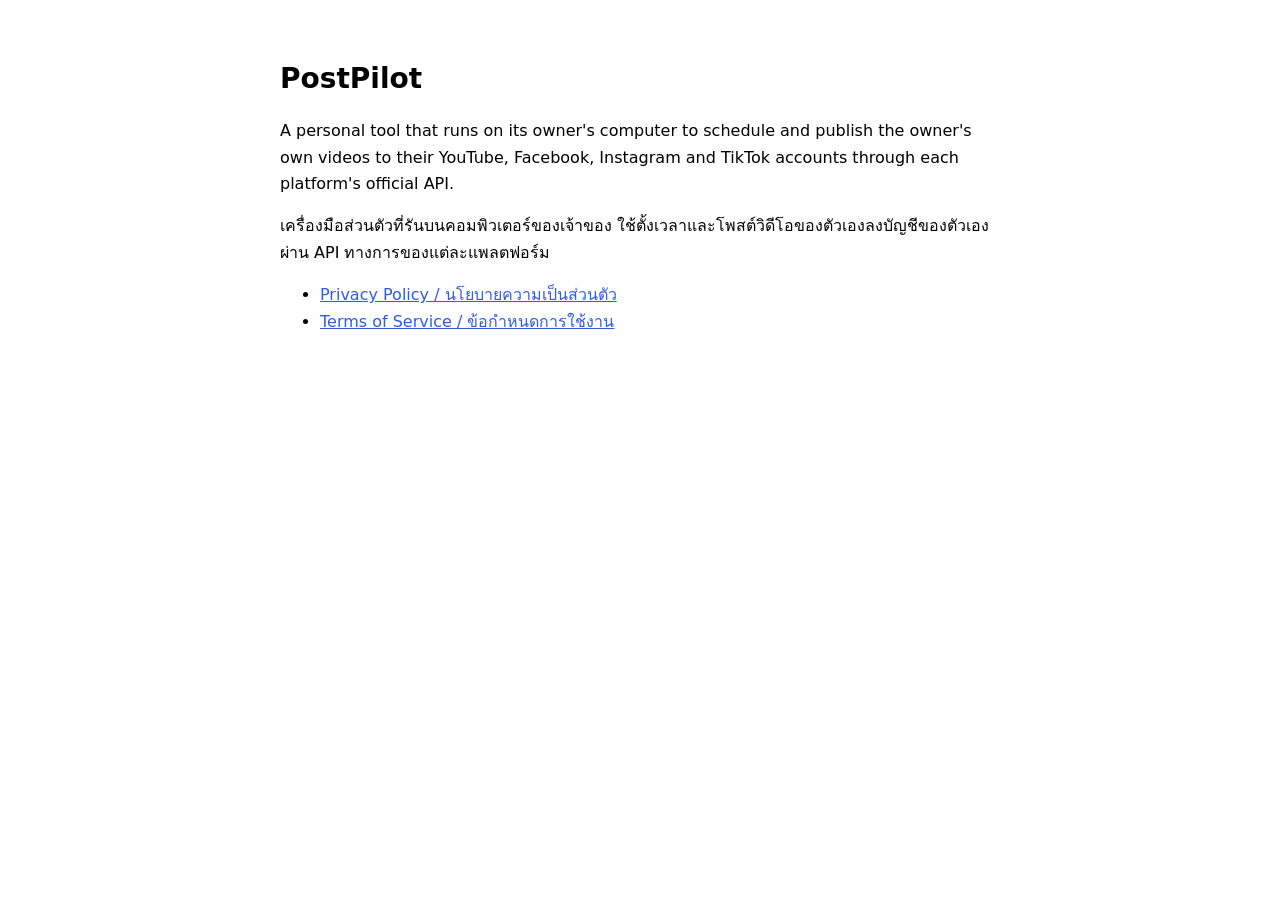
<file: index.html>
<!doctype html>
<html lang="th">
<head>
  <meta charset="utf-8">
  <meta name="viewport" content="width=device-width, initial-scale=1">
  <title>PostPilot</title>
  <link rel="stylesheet" href="style.css">
</head>
<body>
<main>
  <h1>PostPilot</h1>
  <p>A personal tool that runs on its owner's computer to schedule and publish the owner's own videos
  to their YouTube, Facebook, Instagram and TikTok accounts through each platform's official API.</p>
  <p>เครื่องมือส่วนตัวที่รันบนคอมพิวเตอร์ของเจ้าของ ใช้ตั้งเวลาและโพสต์วิดีโอของตัวเองลงบัญชีของตัวเอง ผ่าน API ทางการของแต่ละแพลตฟอร์ม</p>
  <ul>
    <li><a href="privacy.html">Privacy Policy / นโยบายความเป็นส่วนตัว</a></li>
    <li><a href="terms.html">Terms of Service / ข้อกำหนดการใช้งาน</a></li>
  </ul>
</main>
</body>
</html>
</file>
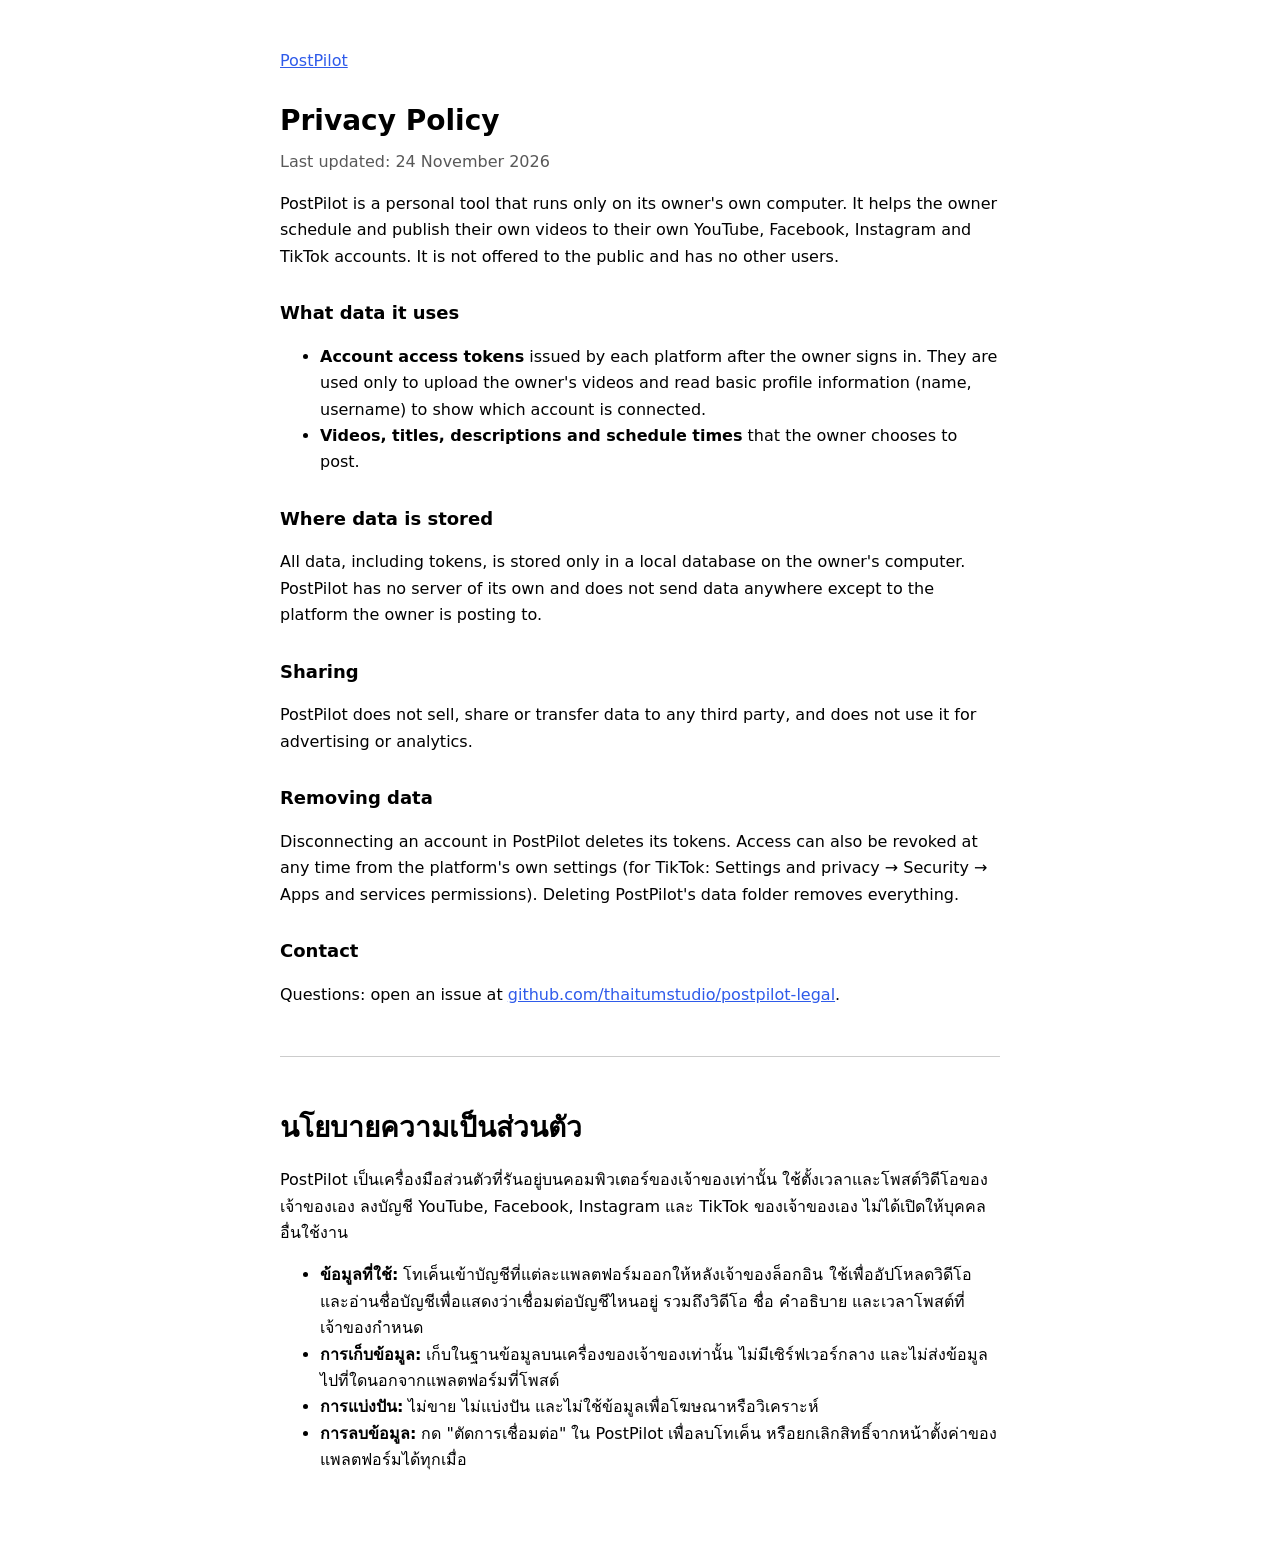
<file: privacy.html>
<!doctype html>
<html lang="th">
<head>
  <meta charset="utf-8">
  <meta name="viewport" content="width=device-width, initial-scale=1">
  <title>PostPilot · Privacy Policy / นโยบายความเป็นส่วนตัว</title>
  <link rel="stylesheet" href="style.css">
</head>
<body>
<main>
  <p><a href="./">PostPilot</a></p>
  <h1>Privacy Policy</h1>
  <p class="muted">Last updated: 24 November 2026</p>

  <p>PostPilot is a personal tool that runs only on its owner's own computer. It helps the owner
  schedule and publish their own videos to their own YouTube, Facebook, Instagram and TikTok accounts.
  It is not offered to the public and has no other users.</p>

  <h2>What data it uses</h2>
  <ul>
    <li><strong>Account access tokens</strong> issued by each platform after the owner signs in. They are used
      only to upload the owner's videos and read basic profile information (name, username) to show which
      account is connected.</li>
    <li><strong>Videos, titles, descriptions and schedule times</strong> that the owner chooses to post.</li>
  </ul>

  <h2>Where data is stored</h2>
  <p>All data, including tokens, is stored only in a local database on the owner's computer.
  PostPilot has no server of its own and does not send data anywhere except to the platform the owner
  is posting to.</p>

  <h2>Sharing</h2>
  <p>PostPilot does not sell, share or transfer data to any third party, and does not use it for
  advertising or analytics.</p>

  <h2>Removing data</h2>
  <p>Disconnecting an account in PostPilot deletes its tokens. Access can also be revoked at any time from
  the platform's own settings (for TikTok: Settings and privacy → Security → Apps and services permissions).
  Deleting PostPilot's data folder removes everything.</p>

  <h2>Contact</h2>
  <p>Questions: open an issue at
    <a href="https://github.com/thaitumstudio/postpilot-legal/issues">github.com/thaitumstudio/postpilot-legal</a>.</p>

  <hr>

  <h1>นโยบายความเป็นส่วนตัว</h1>
  <p>PostPilot เป็นเครื่องมือส่วนตัวที่รันอยู่บนคอมพิวเตอร์ของเจ้าของเท่านั้น ใช้ตั้งเวลาและโพสต์วิดีโอของเจ้าของเอง
  ลงบัญชี YouTube, Facebook, Instagram และ TikTok ของเจ้าของเอง ไม่ได้เปิดให้บุคคลอื่นใช้งาน</p>
  <ul>
    <li><strong>ข้อมูลที่ใช้:</strong> โทเค็นเข้าบัญชีที่แต่ละแพลตฟอร์มออกให้หลังเจ้าของล็อกอิน ใช้เพื่ออัปโหลดวิดีโอ
      และอ่านชื่อบัญชีเพื่อแสดงว่าเชื่อมต่อบัญชีไหนอยู่ รวมถึงวิดีโอ ชื่อ คำอธิบาย และเวลาโพสต์ที่เจ้าของกำหนด</li>
    <li><strong>การเก็บข้อมูล:</strong> เก็บในฐานข้อมูลบนเครื่องของเจ้าของเท่านั้น ไม่มีเซิร์ฟเวอร์กลาง
      และไม่ส่งข้อมูลไปที่ใดนอกจากแพลตฟอร์มที่โพสต์</li>
    <li><strong>การแบ่งปัน:</strong> ไม่ขาย ไม่แบ่งปัน และไม่ใช้ข้อมูลเพื่อโฆษณาหรือวิเคราะห์</li>
    <li><strong>การลบข้อมูล:</strong> กด "ตัดการเชื่อมต่อ" ใน PostPilot เพื่อลบโทเค็น หรือยกเลิกสิทธิ์จากหน้าตั้งค่าของแพลตฟอร์มได้ทุกเมื่อ</li>
  </ul>
</main>
</body>
</html>
</file>
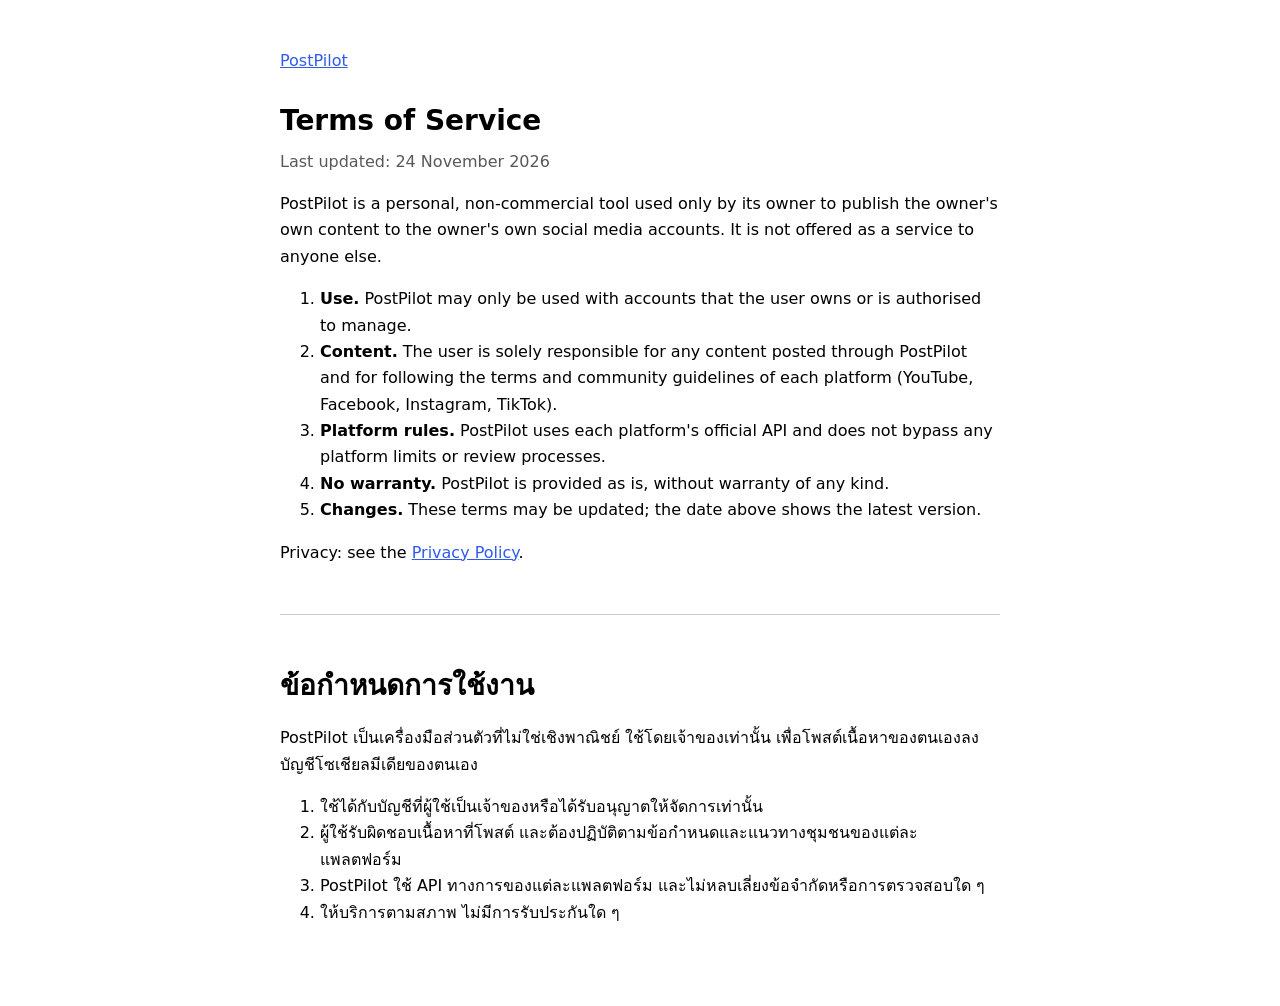
<file: terms.html>
<!doctype html>
<html lang="th">
<head>
  <meta charset="utf-8">
  <meta name="viewport" content="width=device-width, initial-scale=1">
  <title>PostPilot · Terms of Service / ข้อกำหนดการใช้งาน</title>
  <link rel="stylesheet" href="style.css">
</head>
<body>
<main>
  <p><a href="./">PostPilot</a></p>
  <h1>Terms of Service</h1>
  <p class="muted">Last updated: 24 November 2026</p>

  <p>PostPilot is a personal, non-commercial tool used only by its owner to publish the owner's own
  content to the owner's own social media accounts. It is not offered as a service to anyone else.</p>

  <ol>
    <li><strong>Use.</strong> PostPilot may only be used with accounts that the user owns or is authorised to manage.</li>
    <li><strong>Content.</strong> The user is solely responsible for any content posted through PostPilot and for
      following the terms and community guidelines of each platform (YouTube, Facebook, Instagram, TikTok).</li>
    <li><strong>Platform rules.</strong> PostPilot uses each platform's official API and does not bypass any
      platform limits or review processes.</li>
    <li><strong>No warranty.</strong> PostPilot is provided as is, without warranty of any kind.</li>
    <li><strong>Changes.</strong> These terms may be updated; the date above shows the latest version.</li>
  </ol>

  <p>Privacy: see the <a href="privacy.html">Privacy Policy</a>.</p>

  <hr>

  <h1>ข้อกำหนดการใช้งาน</h1>
  <p>PostPilot เป็นเครื่องมือส่วนตัวที่ไม่ใช่เชิงพาณิชย์ ใช้โดยเจ้าของเท่านั้น เพื่อโพสต์เนื้อหาของตนเองลงบัญชีโซเชียลมีเดียของตนเอง</p>
  <ol>
    <li>ใช้ได้กับบัญชีที่ผู้ใช้เป็นเจ้าของหรือได้รับอนุญาตให้จัดการเท่านั้น</li>
    <li>ผู้ใช้รับผิดชอบเนื้อหาที่โพสต์ และต้องปฏิบัติตามข้อกำหนดและแนวทางชุมชนของแต่ละแพลตฟอร์ม</li>
    <li>PostPilot ใช้ API ทางการของแต่ละแพลตฟอร์ม และไม่หลบเลี่ยงข้อจำกัดหรือการตรวจสอบใด ๆ</li>
    <li>ให้บริการตามสภาพ ไม่มีการรับประกันใด ๆ</li>
  </ol>
</main>
</body>
</html>
</file>
<file: style.css>
:root { color-scheme: light dark; font-family: -apple-system, "Sukhumvit Set", "Noto Sans Thai", system-ui, sans-serif; }
body { margin: 0; line-height: 1.65; }
main { max-width: 720px; margin: 0 auto; padding: 32px 20px 64px; }
h1 { font-size: 28px; margin: 24px 0 4px; }
h2 { font-size: 18px; margin-top: 28px; }
.muted { opacity: 0.65; margin-top: 0; }
hr { margin: 48px 0; border: 0; border-top: 1px solid currentColor; opacity: 0.2; }
a { color: #2f5bea; }
@media (prefers-color-scheme: dark) { a { color: #7f9dff; } }
</file>
